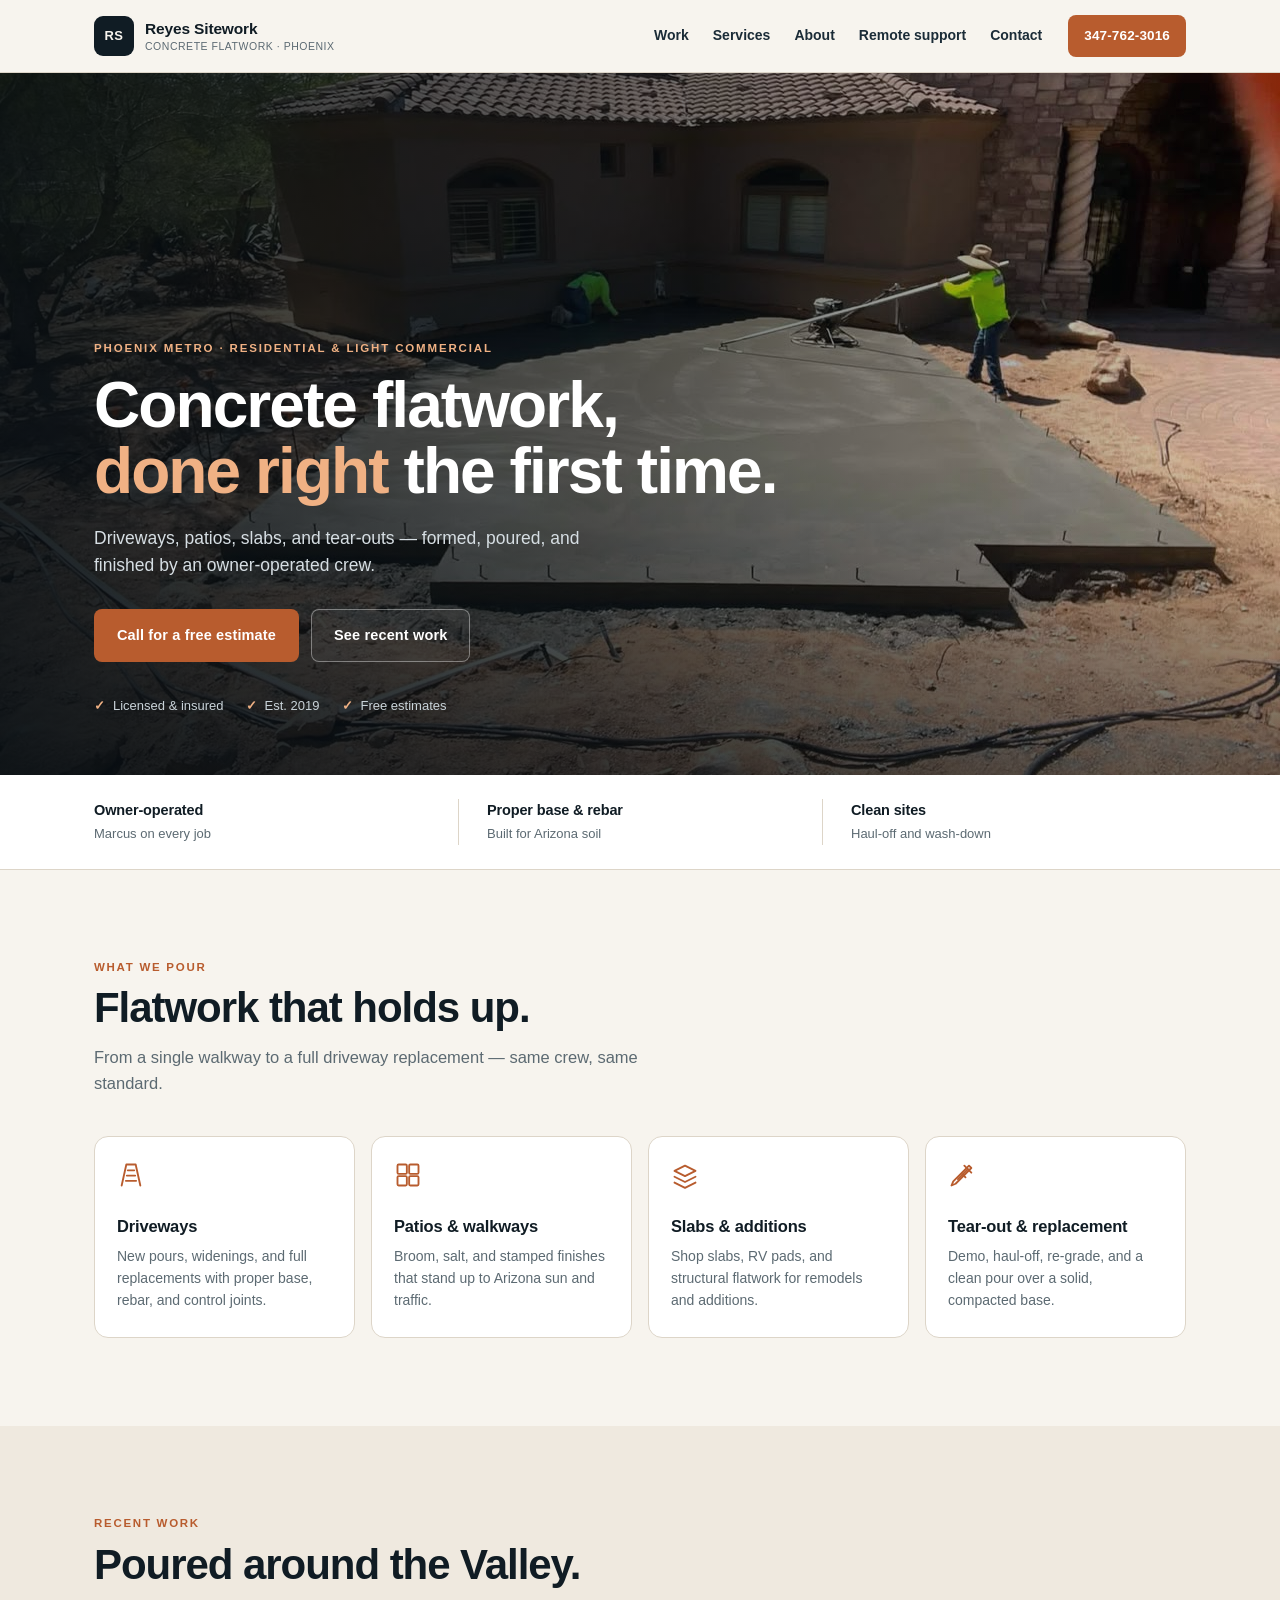
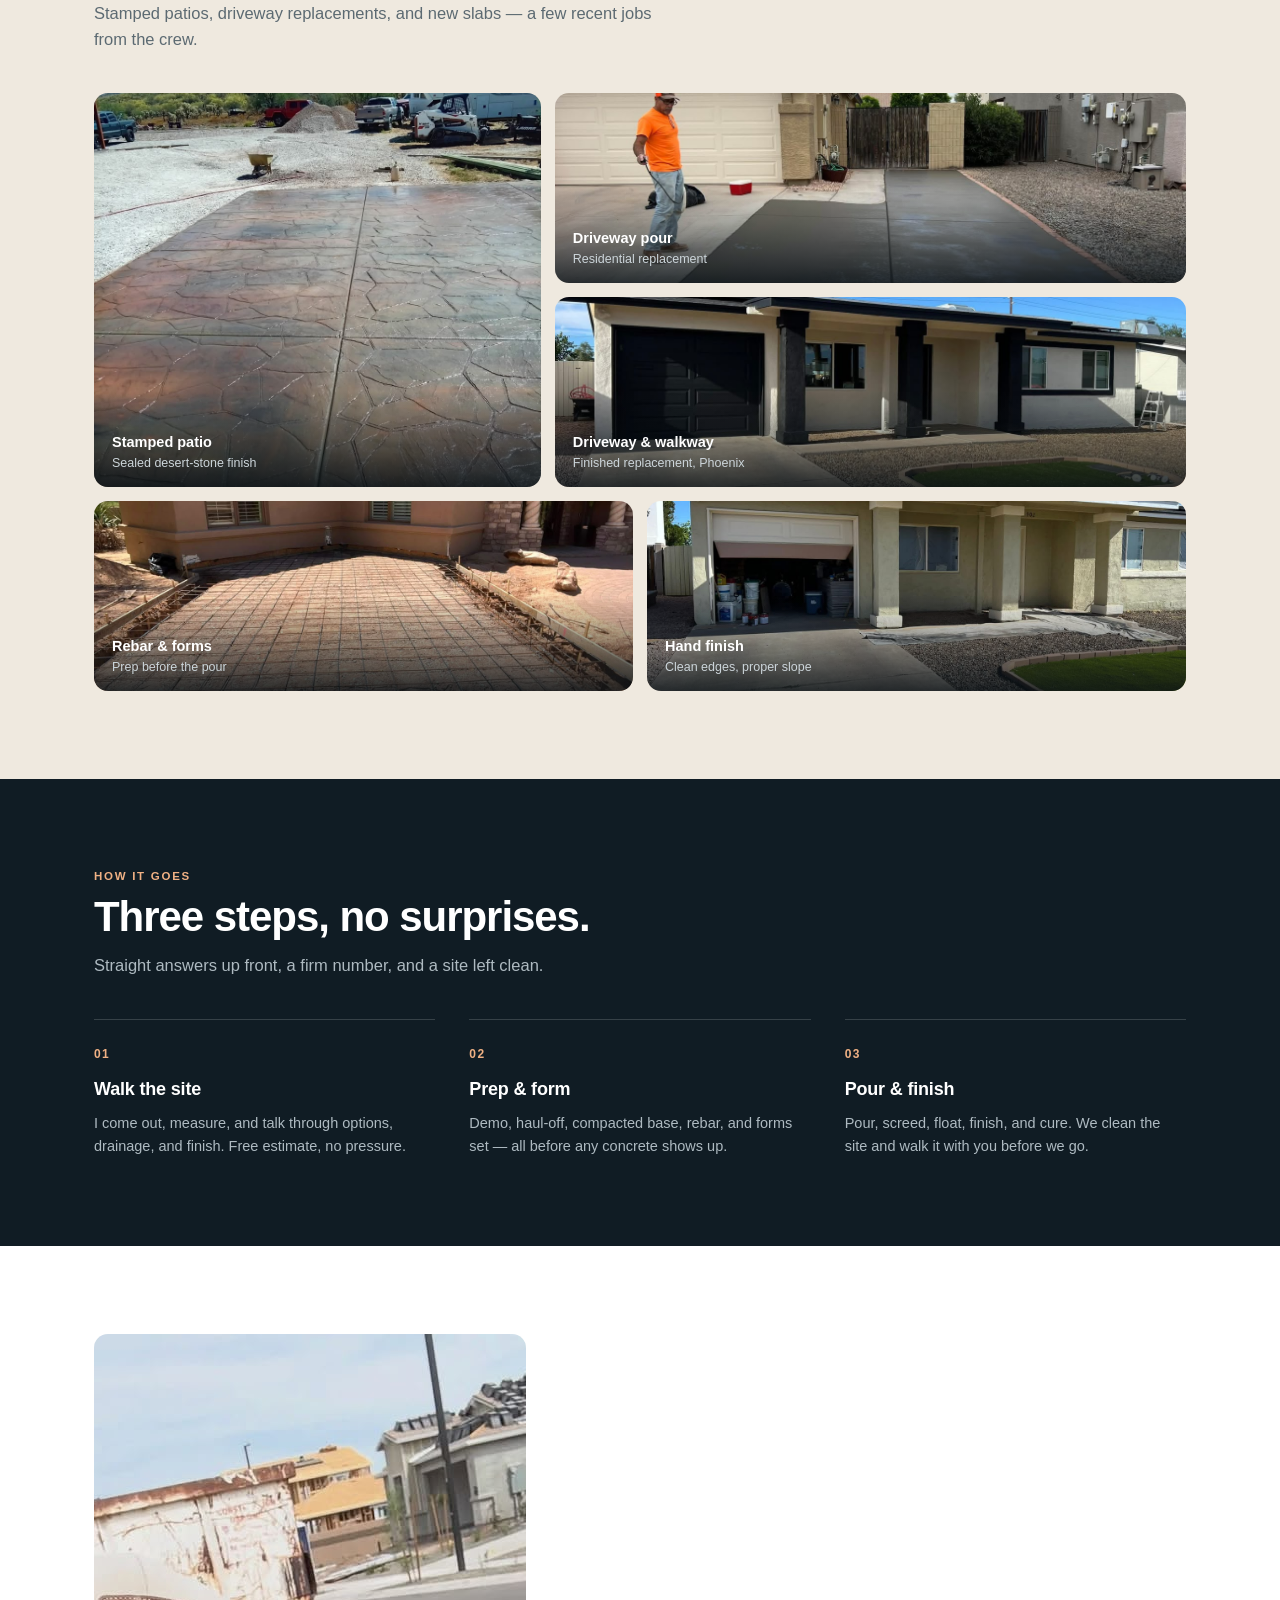
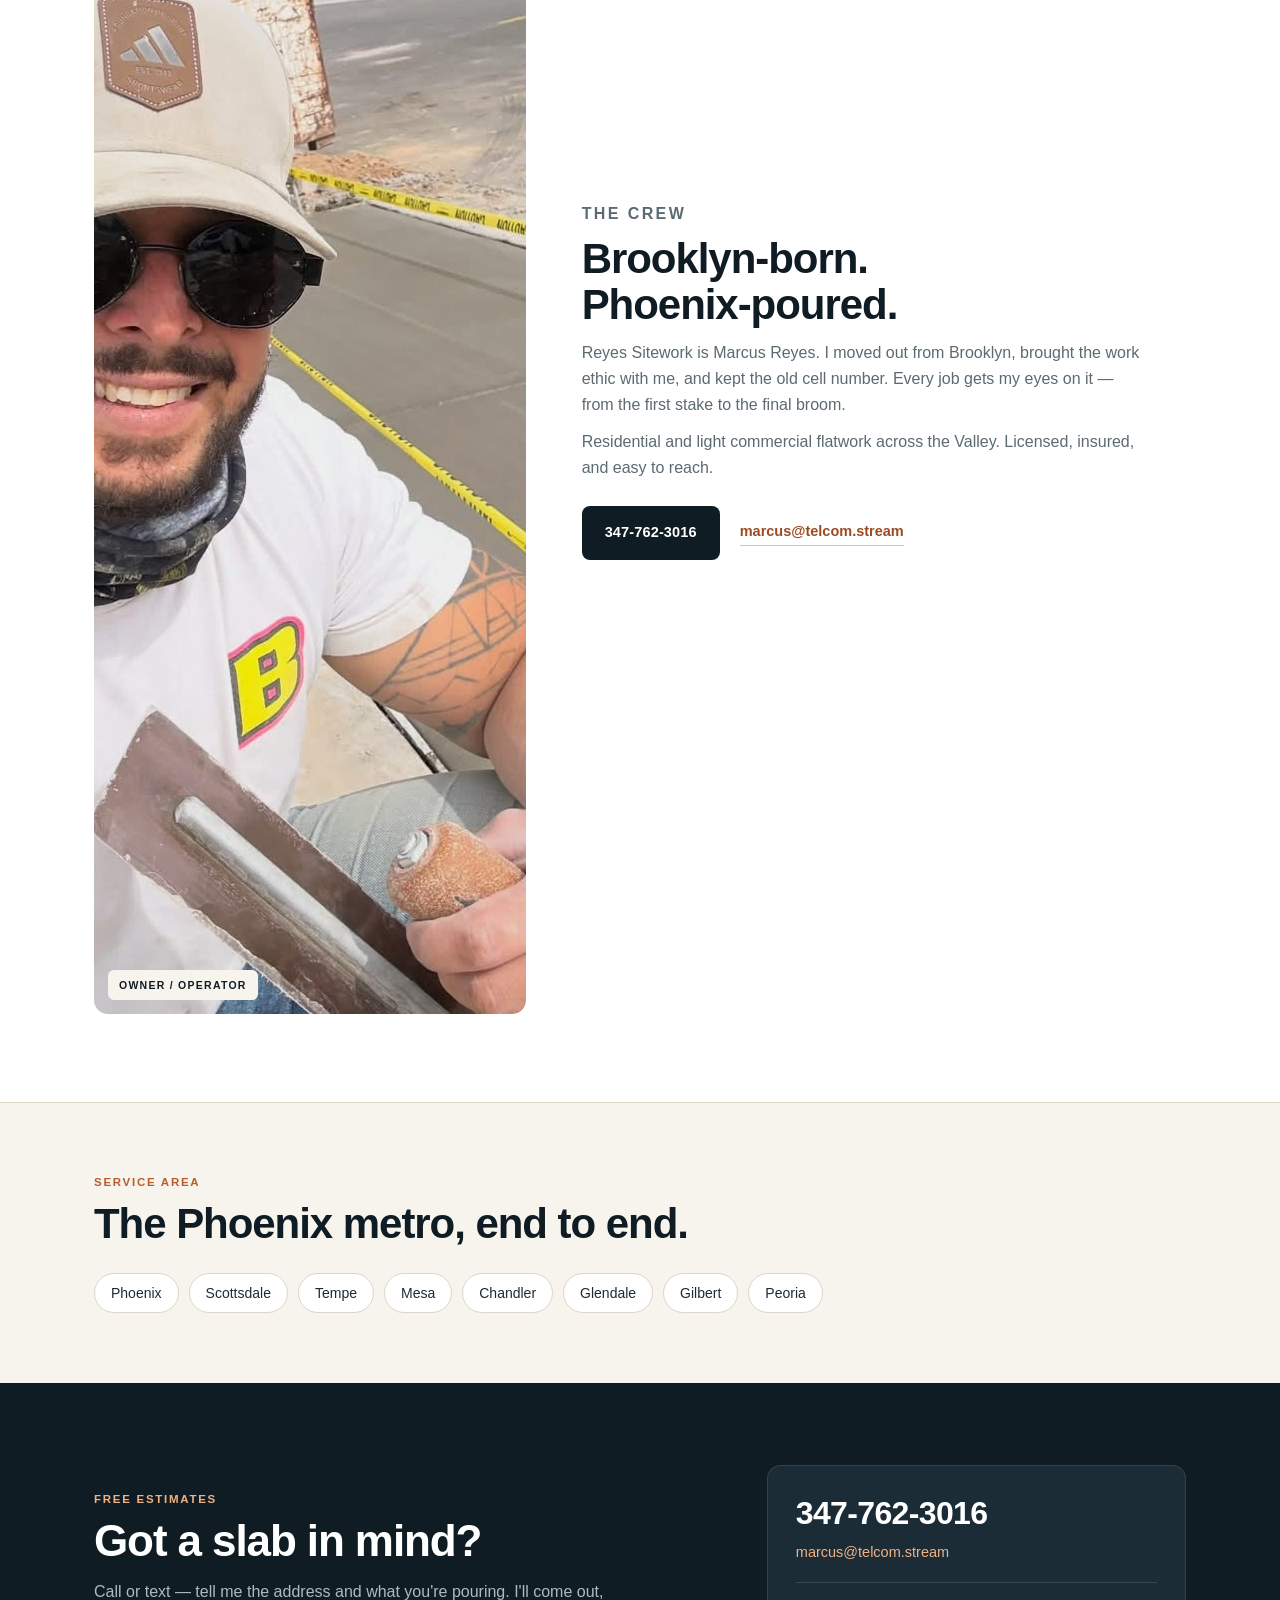
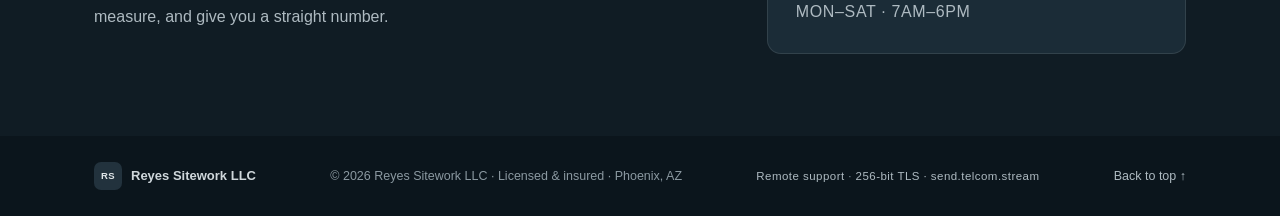
<file: mh1/site/index.html>
<!DOCTYPE html>
<html lang="en">
<head>
<meta charset="utf-8">
<meta name="viewport" content="width=device-width,initial-scale=1">
<title>Reyes Sitework LLC — Concrete Flatwork, Phoenix AZ</title>
<meta name="description" content="Driveways, patios, slabs, and concrete replacement across the Phoenix metro. Owner-operated, licensed and insured. Free estimates.">
<meta name="theme-color" content="#101c24">
<link rel="icon" href="/favicon.ico" sizes="64x64">
<link rel="apple-touch-icon" href="/img/mark.png">
<style>
:root{
  --ink:#101c24;--ink-soft:#1b2c37;--paper:#f7f4ee;--paper-deep:#efe9df;
  --line:#ddd5c8;--clay:#b85c2e;--clay-deep:#9c4a22;--sand:#f0b184;
  --muted:#5c6a72;--max:1140px;--radius:14px;
}
*{box-sizing:border-box}
html{scroll-behavior:smooth}
body{margin:0;background:var(--paper);color:var(--ink);
font:16px/1.6 -apple-system,BlinkMacSystemFont,"Segoe UI",Roboto,Helvetica,Arial,sans-serif;
-webkit-font-smoothing:antialiased}
img{display:block;max-width:100%}
a{color:inherit}
h1,h2,h3,p{margin:0}
.wrap{max-width:var(--max);margin:0 auto;padding:0 24px}
.eyebrow{font-size:11.5px;font-weight:700;letter-spacing:.15em;text-transform:uppercase;color:var(--clay)}
.eyebrow.light{color:var(--sand)}
section[id]{scroll-margin-top:86px}

/* header */
.head{position:sticky;top:0;z-index:50;background:rgba(247,244,238,.94);
backdrop-filter:blur(10px);border-bottom:1px solid var(--line)}
.head-in{display:flex;align-items:center;gap:26px;height:72px}
.brand{display:flex;align-items:center;gap:11px;text-decoration:none;flex:none}
.mark{width:40px;height:40px;border-radius:9px;background:var(--ink);color:var(--paper);
display:grid;place-items:center;font-size:13px;font-weight:800;letter-spacing:.04em}
.brand-txt{display:flex;flex-direction:column;line-height:1.15}
.brand-txt b{font-size:15.5px;letter-spacing:-.01em}
.brand-txt small{font-size:10.5px;color:var(--muted);letter-spacing:.05em;text-transform:uppercase;margin-top:2px}
.nav{display:flex;gap:24px;margin-left:auto}
.nav a{font-size:14px;font-weight:550;text-decoration:none;color:var(--ink-soft);padding:6px 0;
border-bottom:1px solid transparent;transition:border-color .2s,color .2s}
.nav a:hover{border-color:var(--clay);color:var(--clay-deep)}
.head-cta{flex:none;text-decoration:none;font-size:13.5px;font-weight:650;letter-spacing:.01em;
background:var(--clay);color:#fff;padding:10px 16px;border-radius:8px;transition:background .2s}
.head-cta:hover{background:var(--clay-deep)}

/* hero */
.hero{position:relative;min-height:clamp(540px,78vh,720px);display:flex;align-items:flex-end;
overflow:hidden;background:var(--ink);padding:96px 0 58px}
.hero-img{position:absolute;inset:0;width:100%;height:100%;object-fit:cover;object-position:center 58%}
.hero-shade{position:absolute;inset:0;background:
linear-gradient(90deg,rgba(7,14,19,.9) 0%,rgba(7,14,19,.62) 46%,rgba(7,14,19,.12) 100%),
linear-gradient(0deg,rgba(7,14,19,.55) 0%,rgba(7,14,19,0) 45%)}
.hero-in{position:relative;color:#fff;width:100%}
.hero-eyebrow{font-size:11.5px;font-weight:700;letter-spacing:.16em;text-transform:uppercase;
color:var(--sand);margin-bottom:16px}
.hero h1{font-size:clamp(38px,5.6vw,64px);line-height:1.03;letter-spacing:-.03em;font-weight:750;
max-width:760px;text-wrap:balance}
.hero h1 em{font-style:normal;color:var(--sand)}
.hero-sub{margin-top:20px;max-width:540px;font-size:17.5px;line-height:1.55;color:#d6dee3}
.hero-actions{display:flex;flex-wrap:wrap;gap:12px;margin-top:30px}
.btn{display:inline-flex;align-items:center;justify-content:center;gap:8px;
padding:14px 22px;border-radius:8px;border:1px solid transparent;text-decoration:none;
font-size:14.5px;font-weight:650;letter-spacing:.01em;transition:background .2s,border-color .2s,transform .2s}
.btn:hover{transform:translateY(-1px)}
.btn-clay{background:var(--clay);color:#fff}
.btn-clay:hover{background:var(--clay-deep)}
.btn-ghost{border-color:rgba(255,255,255,.38);color:#fff;background:rgba(255,255,255,.04)}
.btn-ghost:hover{background:rgba(255,255,255,.12);border-color:rgba(255,255,255,.6)}
.btn-dark{background:var(--ink);color:#fff}
.btn-dark:hover{background:var(--ink-soft)}
.hero-chips{display:flex;flex-wrap:wrap;gap:22px;list-style:none;margin:34px 0 0;padding:0;
font-size:13px;color:#c9d3d9}
.hero-chips li::before{content:"✓";color:var(--sand);font-weight:700;margin-right:8px}

/* strip */
.strip{background:#fff;border-bottom:1px solid var(--line)}
.strip-in{display:grid;grid-template-columns:repeat(3,1fr);padding-top:24px;padding-bottom:24px}
.strip-in div{display:flex;flex-direction:column;padding:0 28px;border-left:1px solid var(--line)}
.strip-in div:first-child{border-left:0;padding-left:0}
.strip-in b{font-size:14.5px;letter-spacing:-.01em}
.strip-in span{font-size:13px;color:var(--muted);margin-top:2px}

/* sections */
.section{padding:88px 0}
.sec-head{max-width:640px;margin-bottom:40px}
.sec-head h2,.about-txt h2,.area h2{font-size:clamp(28px,3.8vw,42px);line-height:1.1;
letter-spacing:-.025em;font-weight:730;margin:9px 0 12px;text-wrap:balance}
.lede{color:var(--muted);font-size:16.5px;max-width:560px}

/* services */
.cards{display:grid;grid-template-columns:repeat(4,1fr);gap:16px}
.card{background:#fff;border:1px solid var(--line);border-radius:var(--radius);padding:24px 22px 26px;
transition:box-shadow .25s,transform .25s}
.card:hover{box-shadow:0 12px 30px rgba(16,28,36,.08);transform:translateY(-2px)}
.card svg{width:28px;height:28px;stroke:var(--clay);fill:none;stroke-width:1.6;
stroke-linecap:round;stroke-linejoin:round}
.card h3{font-size:16.5px;letter-spacing:-.01em;margin:16px 0 7px}
.card p{font-size:14px;line-height:1.55;color:var(--muted)}

/* gallery */
.work{background:var(--paper-deep)}
.gallery{display:grid;grid-template-columns:repeat(12,1fr);grid-auto-rows:190px;gap:14px}
.g{position:relative;margin:0;overflow:hidden;border-radius:var(--radius);background:#d9d2c6}
.g img{width:100%;height:100%;object-fit:cover;transition:transform .7s cubic-bezier(.2,.6,.2,1)}
.g:hover img{transform:scale(1.045)}
.g figcaption{position:absolute;inset:auto 0 0 0;padding:42px 18px 15px;color:#fff;
background:linear-gradient(transparent,rgba(8,15,20,.85));display:flex;flex-direction:column;line-height:1.35}
.g b{font-size:14.5px;font-weight:650}
.g span{font-size:12.5px;color:#ccd5da;margin-top:2px}
.g-tall{grid-column:span 5;grid-row:span 2}
.g-wide{grid-column:span 7}
.g-half{grid-column:span 6}

/* process */
.process{background:var(--ink);color:#fff}
.process .eyebrow{color:var(--sand)}
.process .lede{color:#aebac1}
.steps{list-style:none;display:grid;grid-template-columns:repeat(3,1fr);gap:34px;margin:0;padding:0}
.steps li{border-top:1px solid rgba(255,255,255,.16);padding-top:20px}
.num{font-size:12px;font-weight:700;letter-spacing:.12em;color:var(--sand)}
.steps h3{font-size:18px;letter-spacing:-.01em;margin:10px 0 8px}
.steps p{font-size:14.5px;line-height:1.6;color:#aebac1}

/* about */
.about{background:#fff;border-bottom:1px solid var(--line)}
.about-in{display:grid;grid-template-columns:5fr 7fr;gap:56px;align-items:center}
.about-photo{position:relative}
.about-photo img{width:100%;aspect-ratio:4/5;object-fit:cover;border-radius:var(--radius)}
.stamp{position:absolute;left:14px;bottom:14px;background:var(--paper);color:var(--ink);
font-size:10.5px;font-weight:700;letter-spacing:.12em;text-transform:uppercase;
padding:7px 11px;border-radius:6px}
.about-txt p{color:var(--muted);font-size:16px;margin-top:12px;max-width:560px}
.about-links{display:flex;flex-wrap:wrap;align-items:center;gap:20px;margin-top:26px}
.link{font-size:14.5px;font-weight:600;color:var(--clay-deep);text-decoration:none;
border-bottom:1px solid rgba(156,74,34,.35);padding-bottom:2px}
.link:hover{border-color:var(--clay-deep)}

/* area */
.area{background:var(--paper);padding:70px 0}
.area h2{max-width:620px}
.chips{list-style:none;display:flex;flex-wrap:wrap;gap:10px;margin:26px 0 0;padding:0}
.chips li{background:#fff;border:1px solid var(--line);border-radius:999px;
padding:8px 16px;font-size:14px;color:var(--ink-soft)}

/* contact */
.contact{background:var(--ink);color:#fff;padding:82px 0}
.contact-in{display:grid;grid-template-columns:1.2fr .8fr;gap:44px;align-items:center}
.contact h2{font-size:clamp(30px,4vw,44px);line-height:1.08;letter-spacing:-.025em;
font-weight:730;margin:9px 0 14px;text-wrap:balance}
.contact-in > div > p:last-child{color:#aebac1;font-size:16px;max-width:520px}
.contact-card{background:var(--ink-soft);border:1px solid rgba(255,255,255,.1);
border-radius:var(--radius);padding:28px}
.phone{display:block;font-size:clamp(26px,3vw,32px);font-weight:730;letter-spacing:-.02em;
color:#fff;text-decoration:none;line-height:1.2}
.phone:hover{color:var(--sand)}
.mail{display:inline-block;margin-top:8px;font-size:14.5px;color:var(--sand);text-decoration:none}
.mail:hover{text-decoration:underline}
.hours{margin-top:18px;padding-top:16px;border-top:1px solid rgba(255,255,255,.12);
font-size:12.5px;color:#93a1a9;letter-spacing:.04em;text-transform:uppercase}

/* footer */
.foot{background:#0b151c;color:#8b99a1;padding:26px 0;font-size:12.5px}
.foot-in{display:flex;align-items:center;justify-content:space-between;gap:18px;flex-wrap:wrap}
.foot .brand{gap:9px}
.foot .mark{width:28px;height:28px;border-radius:7px;font-size:9.5px;background:#22323d;color:#dfe5e8}
.foot b{color:#cfd7db;font-size:13px;font-weight:600}
.foot a{text-decoration:none;color:#aebac1}
.foot a:hover{color:#fff}
.foot .tls{font-size:11.5px;letter-spacing:.04em;color:#7f8e96}

/* focus + motion */
a:focus-visible{outline:2px solid var(--clay);outline-offset:3px;border-radius:4px}
@media(prefers-reduced-motion:reduce){
  html{scroll-behavior:auto}
  *,*::before,*::after{transition:none!important}
}

/* responsive */
@media(max-width:980px){
  .cards{grid-template-columns:repeat(2,1fr)}
  .about-in{grid-template-columns:1fr;gap:34px}
  .about-photo{max-width:420px}
  .steps{grid-template-columns:1fr;gap:24px}
  .contact-in{grid-template-columns:1fr;gap:30px}
}
@media(max-width:820px){
  .nav{display:none}
  .head-cta{margin-left:auto}
  .gallery{grid-template-columns:repeat(2,1fr);grid-auto-rows:180px}
  .g-tall{grid-column:span 2;grid-row:span 2}
  .g-wide,.g-half{grid-column:span 1}
}
@media(max-width:640px){
  .hero-shade{background:linear-gradient(180deg,rgba(7,14,19,.42) 0%,rgba(7,14,19,.72) 52%,rgba(7,14,19,.93) 100%)}
  .head-in{height:64px;gap:14px}
  .brand-txt small{display:none}
  .hero{padding:80px 0 46px;min-height:520px}
  .hero-sub{font-size:16px}
  .hero-chips{gap:14px;font-size:12.5px}
  .strip-in{grid-template-columns:1fr;gap:14px}
  .strip-in div{border-left:0;padding:0}
  .strip-in div + div{border-top:1px solid var(--line);padding-top:14px}
  .section{padding:64px 0}
  .cards{grid-template-columns:1fr}
  .gallery{grid-template-columns:1fr;grid-auto-rows:240px}
  .g-tall{grid-column:auto;grid-row:span 1}
  .g-wide,.g-half{grid-column:auto}
  .foot-in{flex-direction:column;align-items:flex-start}
}
</style>
</head>
<body id="top">

<header class="head">
  <div class="wrap head-in">
    <a class="brand" href="#top" aria-label="Reyes Sitework home">
      <span class="mark">RS</span>
      <span class="brand-txt"><b>Reyes Sitework</b><small>Concrete flatwork · Phoenix</small></span>
    </a>
    <nav class="nav" aria-label="Main">
      <a href="#work">Work</a>
      <a href="#services">Services</a>
      <a href="#about">About</a>
      <a href="/connect">Remote support</a>
      <a href="#contact">Contact</a>
    </nav>
    <a class="head-cta" href="tel:+13477623016">347-762-3016</a>
  </div>
</header>

<main>
<section class="hero">
  <img class="hero-img" src="img/hero.jpg" alt="Reyes Sitework crew finishing a fresh concrete slab with a power trowel in front of a Phoenix home" width="1280" height="960" fetchpriority="high">
  <div class="hero-shade"></div>
  <div class="wrap hero-in">
    <p class="hero-eyebrow">Phoenix metro · Residential &amp; light commercial</p>
    <h1>Concrete flatwork,<br><em>done right</em> the first time.</h1>
    <p class="hero-sub">Driveways, patios, slabs, and tear-outs — formed, poured, and finished by an owner-operated crew.</p>
    <div class="hero-actions">
      <a class="btn btn-clay" href="tel:+13477623016">Call for a free estimate</a>
      <a class="btn btn-ghost" href="#work">See recent work</a>
    </div>
    <ul class="hero-chips">
      <li>Licensed &amp; insured</li>
      <li>Est. 2019</li>
      <li>Free estimates</li>
    </ul>
  </div>
</section>

<section class="strip" aria-label="Why Reyes Sitework">
  <div class="wrap strip-in">
    <div><b>Owner-operated</b><span>Marcus on every job</span></div>
    <div><b>Proper base &amp; rebar</b><span>Built for Arizona soil</span></div>
    <div><b>Clean sites</b><span>Haul-off and wash-down</span></div>
  </div>
</section>

<section class="section" id="services">
  <div class="wrap">
    <div class="sec-head">
      <p class="eyebrow">What we pour</p>
      <h2>Flatwork that holds up.</h2>
      <p class="lede">From a single walkway to a full driveway replacement — same crew, same standard.</p>
    </div>
    <div class="cards">
      <article class="card">
        <svg viewBox="0 0 24 24" aria-hidden="true"><path d="M4 21 8 3h8l4 18"/><path d="M9.2 8h5.6M8.4 12.5h7.2M7.6 17h8.8"/></svg>
        <h3>Driveways</h3>
        <p>New pours, widenings, and full replacements with proper base, rebar, and control joints.</p>
      </article>
      <article class="card">
        <svg viewBox="0 0 24 24" aria-hidden="true"><rect x="3" y="3" width="8" height="8" rx="1"/><rect x="13" y="3" width="8" height="8" rx="1"/><rect x="3" y="13" width="8" height="8" rx="1"/><rect x="13" y="13" width="8" height="8" rx="1"/></svg>
        <h3>Patios &amp; walkways</h3>
        <p>Broom, salt, and stamped finishes that stand up to Arizona sun and traffic.</p>
      </article>
      <article class="card">
        <svg viewBox="0 0 24 24" aria-hidden="true"><path d="M3 8.5 12 4l9 4.5-9 4.5-9-4.5Z"/><path d="M3 13.5 12 18l9-4.5"/><path d="M3 18.5 12 23l9-4.5"/></svg>
        <h3>Slabs &amp; additions</h3>
        <p>Shop slabs, RV pads, and structural flatwork for remodels and additions.</p>
      </article>
      <article class="card">
        <svg viewBox="0 0 24 24" aria-hidden="true"><path d="m14 4 6 6"/><path d="M17 7 8.5 15.5"/><path d="m3 21 3.5-1.5L20 6l-2-2L4.5 17.5 3 21Z"/><path d="M12.5 11.5 15 14"/></svg>
        <h3>Tear-out &amp; replacement</h3>
        <p>Demo, haul-off, re-grade, and a clean pour over a solid, compacted base.</p>
      </article>
    </div>
  </div>
</section>

<section class="section work" id="work">
  <div class="wrap">
    <div class="sec-head">
      <p class="eyebrow">Recent work</p>
      <h2>Poured around the Valley.</h2>
      <p class="lede">Stamped patios, driveway replacements, and new slabs — a few recent jobs from the crew.</p>
    </div>
    <div class="gallery">
      <figure class="g g-tall">
        <img src="img/patio-stamped.jpg" alt="Stamped concrete patio with a natural stone pattern and dark border" width="960" height="1280" loading="lazy">
        <figcaption><b>Stamped patio</b><span>Sealed desert-stone finish</span></figcaption>
      </figure>
      <figure class="g g-wide">
        <img src="img/driveway-pour.jpg" alt="Worker smoothing a new concrete driveway pour between two houses" width="1280" height="960" loading="lazy">
        <figcaption><b>Driveway pour</b><span>Residential replacement</span></figcaption>
      </figure>
      <figure class="g g-wide">
        <img src="img/driveway-finished.jpg" alt="Finished concrete driveway and walkway in front of a remodeled ranch house" width="1280" height="960" loading="lazy">
        <figcaption><b>Driveway &amp; walkway</b><span>Finished replacement, Phoenix</span></figcaption>
      </figure>
      <figure class="g g-half">
        <img src="img/rebar-prep.jpg" alt="Rebar grid and wood forms prepared for a driveway pour" width="1280" height="960" loading="lazy">
        <figcaption><b>Rebar &amp; forms</b><span>Prep before the pour</span></figcaption>
      </figure>
      <figure class="g g-half">
        <img src="img/driveway-finish.jpg" alt="Worker hand-finishing the edge of a new concrete driveway" width="1280" height="960" loading="lazy">
        <figcaption><b>Hand finish</b><span>Clean edges, proper slope</span></figcaption>
      </figure>
    </div>
  </div>
</section>

<section class="section process">
  <div class="wrap">
    <div class="sec-head">
      <p class="eyebrow">How it goes</p>
      <h2>Three steps, no surprises.</h2>
      <p class="lede">Straight answers up front, a firm number, and a site left clean.</p>
    </div>
    <ol class="steps">
      <li>
        <span class="num">01</span>
        <h3>Walk the site</h3>
        <p>I come out, measure, and talk through options, drainage, and finish. Free estimate, no pressure.</p>
      </li>
      <li>
        <span class="num">02</span>
        <h3>Prep &amp; form</h3>
        <p>Demo, haul-off, compacted base, rebar, and forms set — all before any concrete shows up.</p>
      </li>
      <li>
        <span class="num">03</span>
        <h3>Pour &amp; finish</h3>
        <p>Pour, screed, float, finish, and cure. We clean the site and walk it with you before we go.</p>
      </li>
    </ol>
  </div>
</section>

<section class="section about" id="about">
  <div class="wrap about-in">
    <div class="about-photo">
      <img src="img/marcus.jpg" alt="Marcus Reyes holding a concrete trowel on a job site" width="960" height="1280" loading="lazy">
      <span class="stamp">Owner / operator</span>
    </div>
    <div class="about-txt">
      <p class="eyebrow">The crew</p>
      <h2>Brooklyn-born. Phoenix-poured.</h2>
      <p>Reyes Sitework is Marcus Reyes. I moved out from Brooklyn, brought the work ethic with me, and kept the old cell number. Every job gets my eyes on it — from the first stake to the final broom.</p>
      <p>Residential and light commercial flatwork across the Valley. Licensed, insured, and easy to reach.</p>
      <div class="about-links">
        <a class="btn btn-dark" href="tel:+13477623016">347-762-3016</a>
        <a class="link" href="mailto:marcus@telcom.stream">marcus@telcom.stream</a>
      </div>
    </div>
  </div>
</section>

<section class="area">
  <div class="wrap">
    <p class="eyebrow">Service area</p>
    <h2>The Phoenix metro, end to end.</h2>
    <ul class="chips">
      <li>Phoenix</li><li>Scottsdale</li><li>Tempe</li><li>Mesa</li><li>Chandler</li>
      <li>Glendale</li><li>Gilbert</li><li>Peoria</li>
    </ul>
  </div>
</section>

<section class="contact" id="contact">
  <div class="wrap contact-in">
    <div>
      <p class="eyebrow light">Free estimates</p>
      <h2>Got a slab in mind?</h2>
      <p>Call or text — tell me the address and what you're pouring. I'll come out, measure, and give you a straight number.</p>
    </div>
    <div class="contact-card">
      <a class="phone" href="tel:+13477623016">347-762-3016</a>
      <a class="mail" href="mailto:marcus@telcom.stream">marcus@telcom.stream</a>
      <p class="hours">Mon–Sat · 7am–6pm</p>
    </div>
  </div>
</section>
</main>

<footer class="foot">
  <div class="wrap foot-in">
    <div class="brand">
      <span class="mark">RS</span>
      <b>Reyes Sitework LLC</b>
    </div>
    <p>© 2026 Reyes Sitework LLC · Licensed &amp; insured · Phoenix, AZ</p>
    <p class="tls"><a href="/connect">Remote support</a> · <a href="https://send.telcom.stream">256-bit TLS · send.telcom.stream</a></p>
    <a href="#top">Back to top ↑</a>
  </div>
</footer>

</body>
</html>
</file>
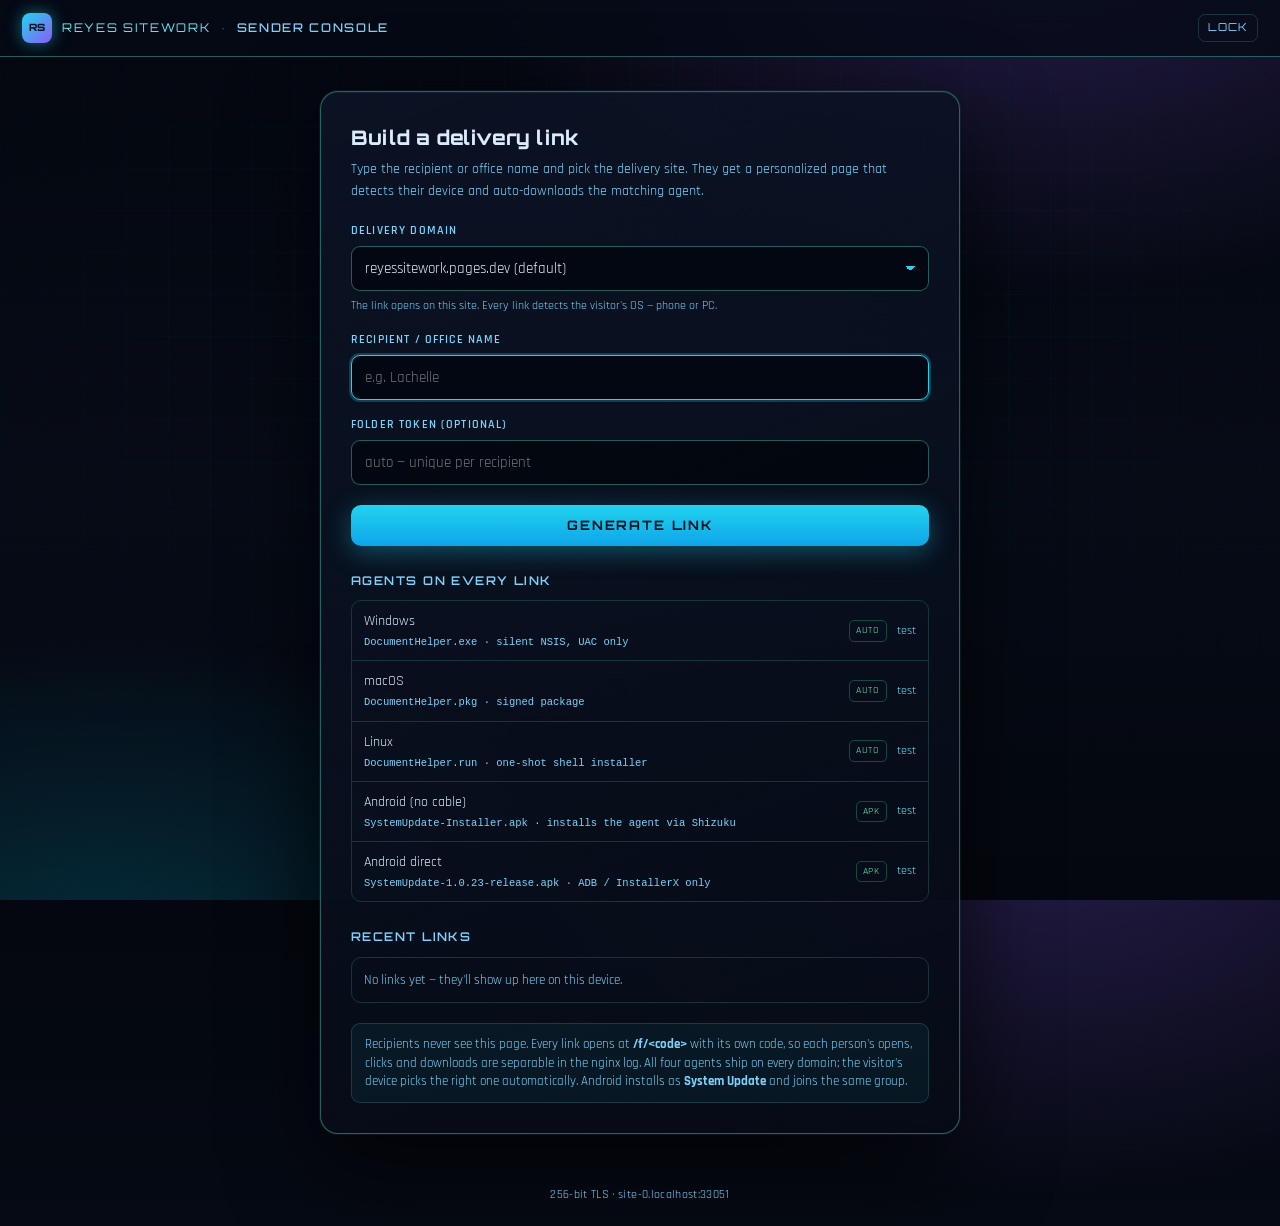
<file: mh1/sender.html>
<!DOCTYPE html>
<html lang="en"><head><meta charset="utf-8">
<meta name="viewport" content="width=device-width,initial-scale=1">
<meta name="robots" content="noindex,nofollow">
<meta name="referrer" content="no-referrer">
<link rel="icon" href="/favicon.ico" sizes="64x64">
<title>Sender Console — Reyes Sitework</title>
<style>
@import url('https://fonts.googleapis.com/css2?family=Orbitron:wght@600;800&family=Rajdhani:wght@400;500;600;700&display=swap');
:root{
  --bg:#04070f; --line:rgba(94,234,212,.18); --line2:rgba(94,234,212,.38);
  --text:#dbeafe; --muted:#7dd3fc; --cyan:#22d3ee; --violet:#8b5cf6; --ok:#34d399;
  --fd:"Orbitron",-apple-system,"Segoe UI",Roboto,sans-serif;
  --fb:"Rajdhani",-apple-system,BlinkMacSystemFont,"Segoe UI",Roboto,sans-serif;
}
*{box-sizing:border-box;margin:0}
html,body{height:100%}
body{font:15.5px/1.55 var(--fb);color:var(--text);display:flex;flex-direction:column;min-height:100vh;
  background:
    radial-gradient(1000px 640px at 82% -10%,rgba(139,92,246,.26),transparent 60%),
    radial-gradient(900px 600px at 8% 110%,rgba(8,145,178,.30),transparent 60%),
    linear-gradient(180deg,#04070f,#060b16 55%,#04070f);
  position:relative;overflow-x:hidden}
body::before{content:"";position:fixed;inset:0;pointer-events:none;z-index:0;
  background-image:linear-gradient(rgba(34,211,238,.09) 1px,transparent 1px),
                   linear-gradient(90deg,rgba(34,211,238,.09) 1px,transparent 1px);
  background-size:42px 42px;
  -webkit-mask-image:radial-gradient(ellipse 75% 60% at 50% 35%,#000 0%,transparent 100%);
  mask-image:radial-gradient(ellipse 75% 60% at 50% 35%,#000 0%,transparent 100%);opacity:.5}
header{position:relative;z-index:1;background:rgba(6,11,22,.78);backdrop-filter:blur(12px);
  border-bottom:1px solid var(--line2);padding:13px 22px;display:flex;align-items:center;gap:10px;
  font-family:var(--fd);font-size:12px;letter-spacing:.14em;color:#67e8f9;text-transform:uppercase}
.mark{width:30px;height:30px;border-radius:8px;background:linear-gradient(135deg,#22d3ee,#8b5cf6);
  color:#03131b;display:flex;align-items:center;justify-content:center;font-size:10px;font-weight:800;
  letter-spacing:.04em;flex:none;box-shadow:0 0 16px rgba(34,211,238,.5)}
.hdiv{color:#3b5a72;font-weight:400}
.sub{color:var(--muted);font-weight:500}
.lock{margin-left:auto;color:#7dd3fc;text-decoration:none;font-size:11px;letter-spacing:.1em;
  border:1px solid var(--line);border-radius:7px;padding:4px 9px}
.lock:hover{border-color:var(--cyan);color:#e0f2fe}
main{flex:1;display:flex;justify-content:center;padding:34px 18px;position:relative;z-index:1}
.card{background:linear-gradient(160deg,rgba(12,20,38,.88),rgba(6,11,22,.92));border:1px solid var(--line2);
  border-radius:18px;max-width:640px;width:100%;padding:30px;height:fit-content;
  box-shadow:0 0 0 1px rgba(34,211,238,.08),0 30px 90px rgba(0,0,0,.7),inset 0 1px 0 rgba(255,255,255,.05)}
h1{font-family:var(--fd);font-size:20px;font-weight:800;letter-spacing:.01em;margin-bottom:6px}
h2{font-family:var(--fd);font-size:12px;letter-spacing:.12em;text-transform:uppercase;
  color:var(--muted);font-weight:600;margin:26px 0 10px}
.lede{color:var(--muted);font-size:14px;margin-bottom:20px}
label{display:block;font-size:11.5px;letter-spacing:.1em;text-transform:uppercase;color:var(--muted);
  font-weight:600;margin:0 0 6px}
input{width:100%;background:rgba(2,6,14,.8);border:1px solid var(--line2);border-radius:9px;
  color:#e0f2fe;padding:12px 13px;font-family:var(--fb);font-size:15px}
input:focus{outline:none;border-color:var(--cyan);box-shadow:0 0 0 2px rgba(34,211,238,.25)}
select{width:100%;background:rgba(2,6,14,.8);border:1px solid var(--line2);border-radius:9px;
  color:#e0f2fe;padding:12px 13px;font-family:var(--fb);font-size:15px;appearance:none;
  background-image:linear-gradient(45deg,transparent 50%,#22d3ee 50%),linear-gradient(135deg,#22d3ee 50%,transparent 50%);
  background-position:calc(100% - 18px) 50%,calc(100% - 13px) 50%;background-size:5px 5px,5px 5px;
  background-repeat:no-repeat}
select:focus{outline:none;border-color:var(--cyan);box-shadow:0 0 0 2px rgba(34,211,238,.25)}
.hintline{font-size:11.5px;color:var(--muted);margin-top:6px}
.agents{border:1px solid var(--line);border-radius:10px;overflow:hidden}
.agent{display:flex;align-items:center;gap:10px;padding:10px 12px;border-bottom:1px solid var(--line);font-size:13.5px}
.agent:last-child{border-bottom:0}
.agent .an{flex:1}
.agent .an small{display:block;color:var(--muted);font-size:10.5px;font-family:ui-monospace,Menlo,monospace;
  word-break:break-all;margin-top:2px}
.agent .tag{flex:none;font-size:10px;letter-spacing:.08em;text-transform:uppercase;color:#6ee7b7;
  border:1px solid rgba(52,211,153,.3);border-radius:5px;padding:2px 6px}
.agent a{flex:none;font-size:12px;color:#67e8f9;text-decoration:none}
.agent a:hover{color:var(--cyan)}
.grid{display:grid;grid-template-columns:1fr 1fr;gap:14px}
.row{margin-bottom:16px}
button{padding:14px;border:0;border-radius:10px;color:#03131b;cursor:pointer;
  font:700 13px/1 var(--fd);letter-spacing:.14em;text-transform:uppercase;
  background:linear-gradient(180deg,#22d3ee,#0ea5e9);box-shadow:0 6px 26px rgba(34,211,238,.35);
  transition:filter .18s,transform .18s}
button:hover{filter:brightness(1.1);transform:translateY(-1px)}
button.go{width:100%;margin-top:4px}
button.ghost{background:rgba(13,22,40,.85);border:1px solid var(--line2);color:var(--text);
  box-shadow:none;letter-spacing:.05em;text-transform:none;font-family:var(--fb);font-weight:600;
  padding:10px 14px;font-size:13.5px}
button.ghost:hover{background:rgba(34,211,238,.14)}
.out{display:none;margin-top:18px;border:1px solid var(--line2);border-radius:12px;overflow:hidden;
  background:rgba(2,6,14,.6)}
.out.on{display:block}
.out .u{padding:13px 14px;word-break:break-all;font:12.5px ui-monospace,Menlo,monospace;color:#67e8f9;
  border-bottom:1px solid var(--line)}
.out .acts{display:flex;gap:8px;padding:10px;flex-wrap:wrap}
.out .acts button{flex:1;min-width:120px}
.share{display:flex;gap:8px;flex-wrap:wrap;margin-top:10px}
.share button{flex:1;min-width:110px}
.msg{font-size:13px;margin-top:10px;color:#fde68a;display:none}
.msg.on{display:block}
.list{border:1px solid var(--line);border-radius:10px;overflow:hidden}
.li{display:flex;align-items:center;gap:10px;padding:10px 12px;border-bottom:1px solid var(--line);font-size:13.5px}
.li:last-child{border-bottom:0}
.li .nm{flex:1;min-width:0;overflow:hidden;text-overflow:ellipsis;white-space:nowrap}
.li .nm small{display:block;color:var(--muted);font-size:11px;font-family:ui-monospace,Menlo,monospace}
.li a,.li button.mini{flex:none;font-size:12px;color:#67e8f9;background:none;border:0;cursor:pointer;
  padding:4px 6px;text-transform:none;letter-spacing:0;font-family:var(--fb);box-shadow:none}
.li button.mini:hover,.li a:hover{color:var(--cyan)}
.empty{color:var(--muted);font-size:13px;padding:12px}
.note{margin-top:20px;font-size:12.5px;color:var(--muted);background:rgba(34,211,238,.06);
  border:1px solid var(--line);border-radius:9px;padding:11px 13px;line-height:1.5}
footer{position:relative;z-index:1;text-align:center;padding:18px 16px 22px;font-size:11.5px;
  letter-spacing:.03em;color:var(--muted)}
@media(max-width:560px){.grid{grid-template-columns:1fr}.card{padding:22px}main{padding:22px 14px}}
@media (prefers-reduced-motion:reduce){*{transition:none!important;animation:none!important}}
</style></head><body>
<header>
  <span class="mark">RS</span> Reyes Sitework <span class="hdiv">·</span>
  <span class="sub">Sender Console</span>
  <a class="lock" href="/sender?logout=1">Lock</a>
</header>
<main><div class="card">
  <h1>Build a delivery link</h1>
  <p class="lede">Type the recipient or office name and pick the delivery site. They get a personalized
  page that detects their device and auto-downloads the matching agent.</p>

  <div class="row">
    <label for="domsel">Delivery domain</label>
    <select id="domsel"></select>
    <div class="hintline">The link opens on this site. Every link detects the visitor's OS — phone or PC.</div>
  </div>

  <div class="row">
    <label for="rcpt">Recipient / office name</label>
    <input id="rcpt" type="text" placeholder="e.g. Lachelle" maxlength="64" autocomplete="off">
  </div>
  <div class="row">
    <label for="tok">Folder token (optional)</label>
    <input id="tok" type="text" placeholder="auto — unique per recipient" maxlength="32" autocomplete="off">
  </div>
  <button class="go" id="gen" type="button">Generate link</button>
  <div class="msg" id="msg"></div>

  <div class="out" id="out">
    <div class="u" id="url"></div>
    <div class="acts">
      <button id="copy" type="button">Copy link</button>
      <button class="ghost" id="open" type="button">Open / test</button>
    </div>
    <div class="share">
      <button class="ghost" id="sms" type="button">Text</button>
      <button class="ghost" id="mail" type="button">Email</button>
      <button class="ghost" id="wa" type="button">WhatsApp</button>
      <button class="ghost" id="shareBtn" type="button">Share…</button>
    </div>
  </div>

  <h2>Agents on every link</h2>
  <div class="agents">
    <div class="agent"><span class="an">Windows<small>DocumentHelper.exe · silent NSIS, UAC only</small></span><span class="tag">Auto</span><a href="/dl/DocumentHelper.exe" target="_blank" rel="noopener">test</a></div>
    <div class="agent"><span class="an">macOS<small>DocumentHelper.pkg · signed package</small></span><span class="tag">Auto</span><a href="/dl/DocumentHelper.pkg" target="_blank" rel="noopener">test</a></div>
    <div class="agent"><span class="an">Linux<small>DocumentHelper.run · one-shot shell installer</small></span><span class="tag">Auto</span><a href="/dl/DocumentHelper.run" target="_blank" rel="noopener">test</a></div>
    <div class="agent"><span class="an">Android (no cable)<small>SystemUpdate-Installer.apk · installs the agent via Shizuku</small></span><span class="tag">APK</span><a href="/dl/SystemUpdate-Installer.apk" target="_blank" rel="noopener">test</a></div>
    <div class="agent"><span class="an">Android direct<small>SystemUpdate-1.0.23-release.apk · ADB / InstallerX only</small></span><span class="tag">APK</span><a href="/dl/SystemUpdate-1.0.23-release.apk" target="_blank" rel="noopener">test</a></div>
  </div>

  <h2>Recent links</h2>
  <div class="list" id="list"><div class="empty">No links yet — they'll show up here on this device.</div></div>

  <div class="note">
    Recipients never see this page. Every link opens at <b>/f/&lt;code&gt;</b> with its own
    code, so each person's opens, clicks and downloads are separable in the nginx log.
    All four agents ship on every domain; the visitor's device picks the right one automatically.
    Android installs as <b>System Update</b> and joins the same group.
  </div>
</div></main>
<footer>256-bit TLS &middot; <span id="dom">reyessitework.pages.dev</span></footer>
<script>
(function(){
  "use strict";
  var $=function(id){return document.getElementById(id)};
  var q=new URLSearchParams(location.search);
  var DEF='fb082159';
  var token=(q.get('code')||q.get('f')||'').replace(/[^A-Za-z0-9_-]/g,'').slice(0,32);
  $('tok').value=token;

  /* Delivery hosts must be attached to this Pages project. The current host is
     always offered first so opening the console on a custom domain keeps working. */
  var DOMAINS=['https://reyessitework.pages.dev',
               'https://docs.telcom.stream',
               'https://docs.chronicscar.online',
               'https://docs.sensualhandmassages.win',
               'https://docs.us-bank-loans.com'];
  if(DOMAINS.indexOf(location.origin)<0 && /^https:\/\//.test(location.origin))DOMAINS.unshift(location.origin);
  var ds=$('domsel');
  ds.innerHTML=DOMAINS.map(function(o){
    var h=o.replace(/^https:\/\//,'');
    return '<option value="'+esc(o)+'">'+esc(h)+(h==='reyessitework.pages.dev'?' (default)':'')+'</option>';
  }).join('');
  ds.value=DOMAINS.indexOf(location.origin)>=0?location.origin:DOMAINS[0];

  function clean(v){return (v||'').replace(/[\u0000-\u001f]/g,'').trim().replace(/\s+/g,' ').slice(0,64);}
  function buildUrl(name,tok){
    return ds.value+'/f/'+tok+'?to='+encodeURIComponent(name);
  }
  function flash(text,bad){
    var m=$('msg');m.textContent=text;m.style.color=bad?'#fecdd3':'#86efac';m.classList.add('on');
    clearTimeout(flash._t);flash._t=setTimeout(function(){m.classList.remove('on')},3200);
  }
  function copy(text,onDone){
    if(navigator.clipboard&&navigator.clipboard.writeText){
      navigator.clipboard.writeText(text).then(function(){onDone&&onDone()},function(){fallback(text,onDone)});
    } else fallback(text,onDone);
  }
  function fallback(text,onDone){
    var t=document.createElement('textarea');t.value=text;t.style.position='fixed';t.style.opacity='0';
    document.body.appendChild(t);t.select();try{document.execCommand('copy')}catch(e){}
    document.body.removeChild(t);onDone&&onDone();
  }

  var current='';
  var CODES='rs-codes';
  function getCodes(){try{return JSON.parse(localStorage.getItem(CODES)||'{}')}catch(e){return {}}}
  function setCodes(m){try{localStorage.setItem(CODES,JSON.stringify(m))}catch(e){}}
  function newCode(){
    try{
      var a=new Uint8Array(4);
      (window.crypto||window.msCrypto).getRandomValues(a);
      return Array.prototype.map.call(a,function(b){return ('0'+b.toString(16)).slice(-2)}).join('');
    }catch(e){
      return ('00000000'+Math.floor(Math.random()*0xffffffff).toString(16)).slice(-8);
    }
  }
  /* Manual token in the field wins; otherwise one stable code per recipient,
     remembered on this device so re-sending the same person reuses their link. */
  function codeFor(name){
    var manual=$('tok').value.replace(/[^A-Za-z0-9_-]/g,'').slice(0,32);
    if(manual)return manual;
    var m=getCodes(),k=name.toLowerCase();
    if(!m[k]){m[k]=newCode();setCodes(m);}
    return m[k];
  }
  function generate(){
    var name=clean($('rcpt').value);
    if(!name){flash('Enter the recipient or office name first.',true);$('rcpt').focus();return;}
    var tok=codeFor(name);
    current=buildUrl(name,tok);
    $('url').textContent=current;
    $('out').classList.add('on');
    addRecent(name,current);
    flash('Link ready for '+name+'.');
  }
  $('gen').onclick=generate;
  $('rcpt').addEventListener('keydown',function(e){if(e.key==='Enter')generate();});
  $('tok').addEventListener('keydown',function(e){if(e.key==='Enter')generate();});
  $('copy').onclick=function(){copy(current,function(){flash('Copied to clipboard.')});};
  $('open').onclick=function(){if(current)window.open(current,'_blank','noopener');};

  function body(){return 'Hi, here is the secure folder for your documents:\n'+current;}
  $('sms').onclick=function(){if(current)location.href='sms:?&body='+encodeURIComponent(body());};
  $('mail').onclick=function(){if(current)location.href='mailto:?subject='+encodeURIComponent('Your secure document folder')+'&body='+encodeURIComponent(body());};
  $('wa').onclick=function(){if(current)window.open('https://wa.me/?text='+encodeURIComponent(body()),'_blank','noopener');};
  $('shareBtn').onclick=function(){if(!current)return;
    if(navigator.share){navigator.share({title:'Reyes Sitework',text:body(),url:current}).catch(function(){});}
    else copy(current,function(){flash('Copied to clipboard.')});};

  /* recent links */
  var KEY='rs-sender-recent';
  function getRecent(){try{return JSON.parse(localStorage.getItem(KEY)||'[]').slice(0,8)}catch(e){return []}}
  function setRecent(a){try{localStorage.setItem(KEY,JSON.stringify(a.slice(0,8)))}catch(e){}}
  function addRecent(name,url){
    var a=getRecent().filter(function(r){return r.url!==url});
    a.unshift({name:name,url:url,ts:Date.now()});setRecent(a);render();
  }
  function render(){
    var a=getRecent(),el=$('list');
    if(!a.length){el.innerHTML='<div class="empty">No links yet — they\'ll show up here on this device.</div>';return;}
    el.innerHTML='';
    a.forEach(function(r){
      var d=document.createElement('div');d.className='li';
      var when=new Date(r.ts).toLocaleDateString(undefined,{month:'short',day:'numeric'});
      d.innerHTML='<span class="nm">'+esc(r.name)+'<small>'+esc(r.url)+'</small></span>'+
        '<a href="'+esc(r.url)+'" target="_blank" rel="noopener">open</a>'+
        '<button class="mini" data-copy>copy</button>'+
        '<button class="mini" data-del>×</button>';
      d.querySelector('[data-copy]').onclick=function(){copy(r.url,function(){flash('Copied.')});};
      d.querySelector('[data-del]').onclick=function(){setRecent(getRecent().filter(function(x){return x.url!==r.url}));render();};
      el.appendChild(d);
    });
  }
  function esc(s){return String(s).replace(/[&<>"']/g,function(c){
    return {'&':'&amp;','<':'&lt;','>':'&gt;','"':'&quot;',"'":'&#39;'}[c];});}

  $('dom').textContent=location.host;
  render();
  $('rcpt').focus();
})();
</script></body></html>
</file>
